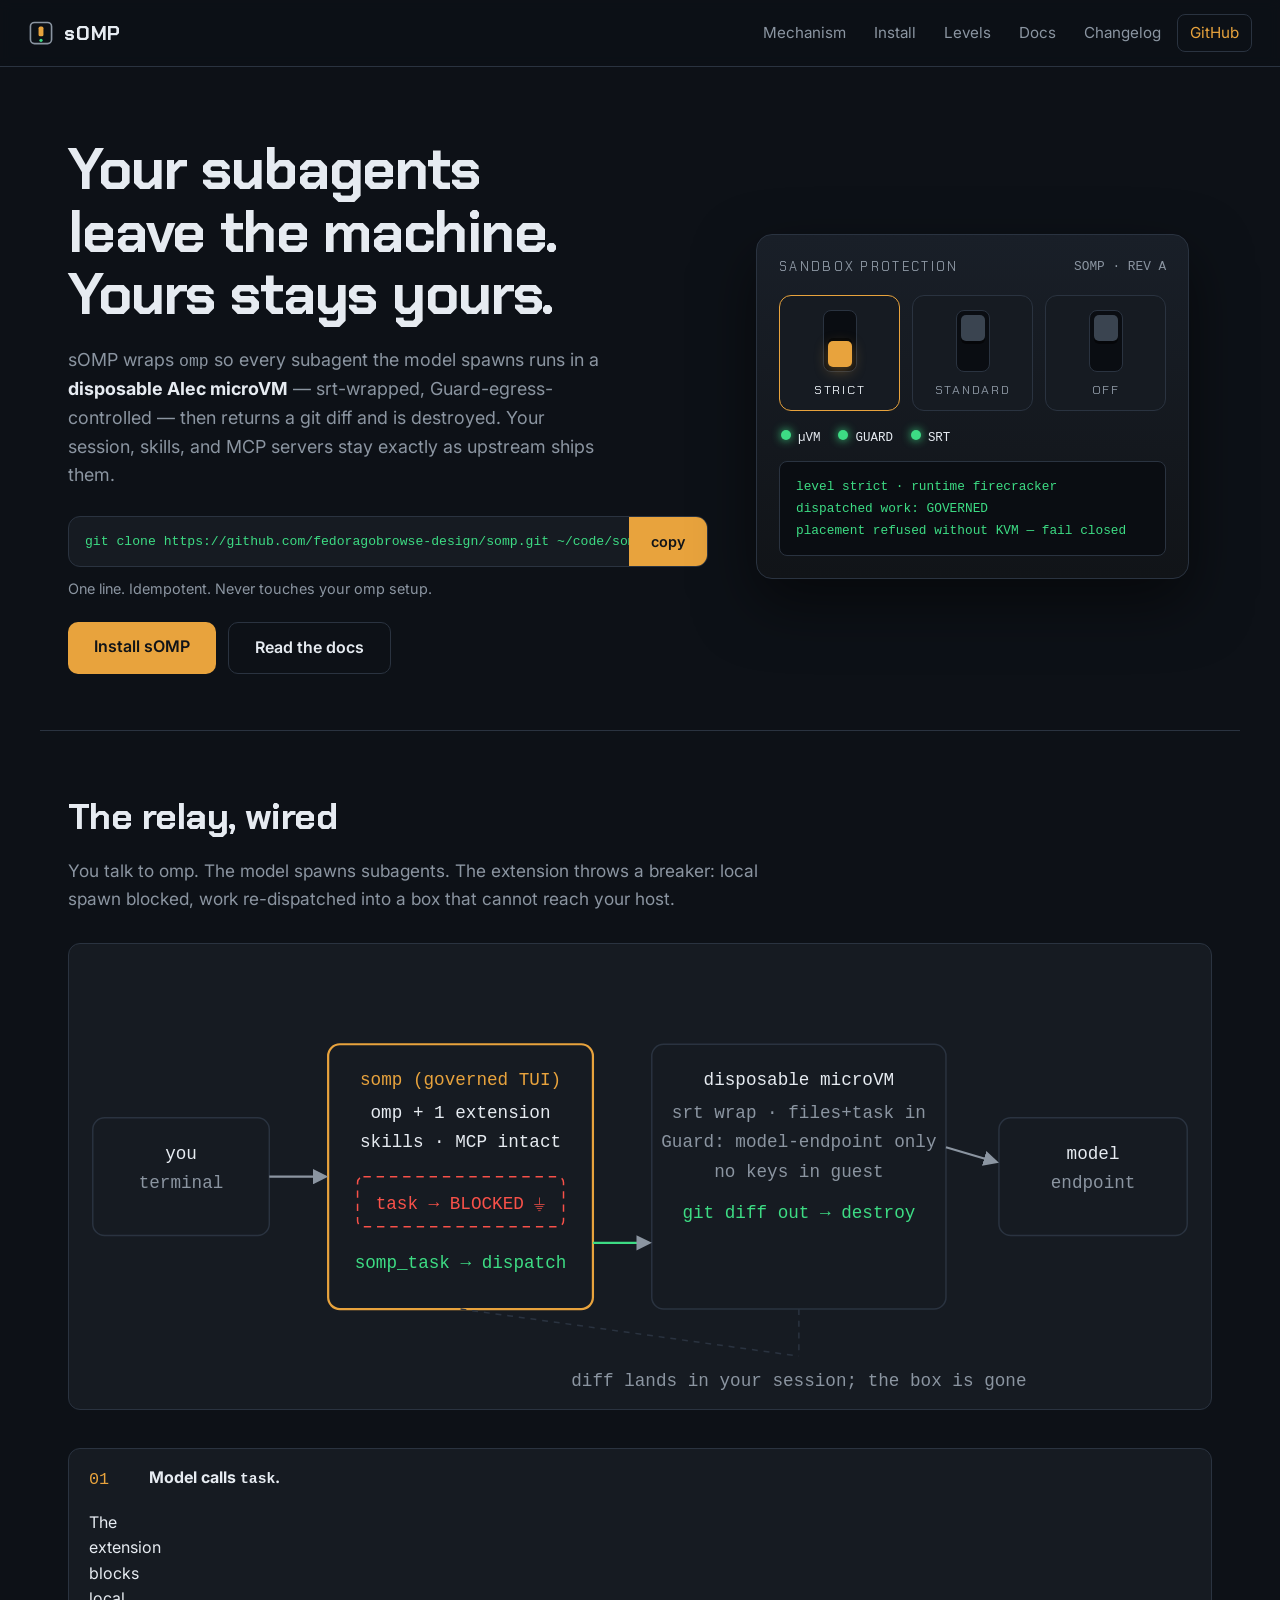
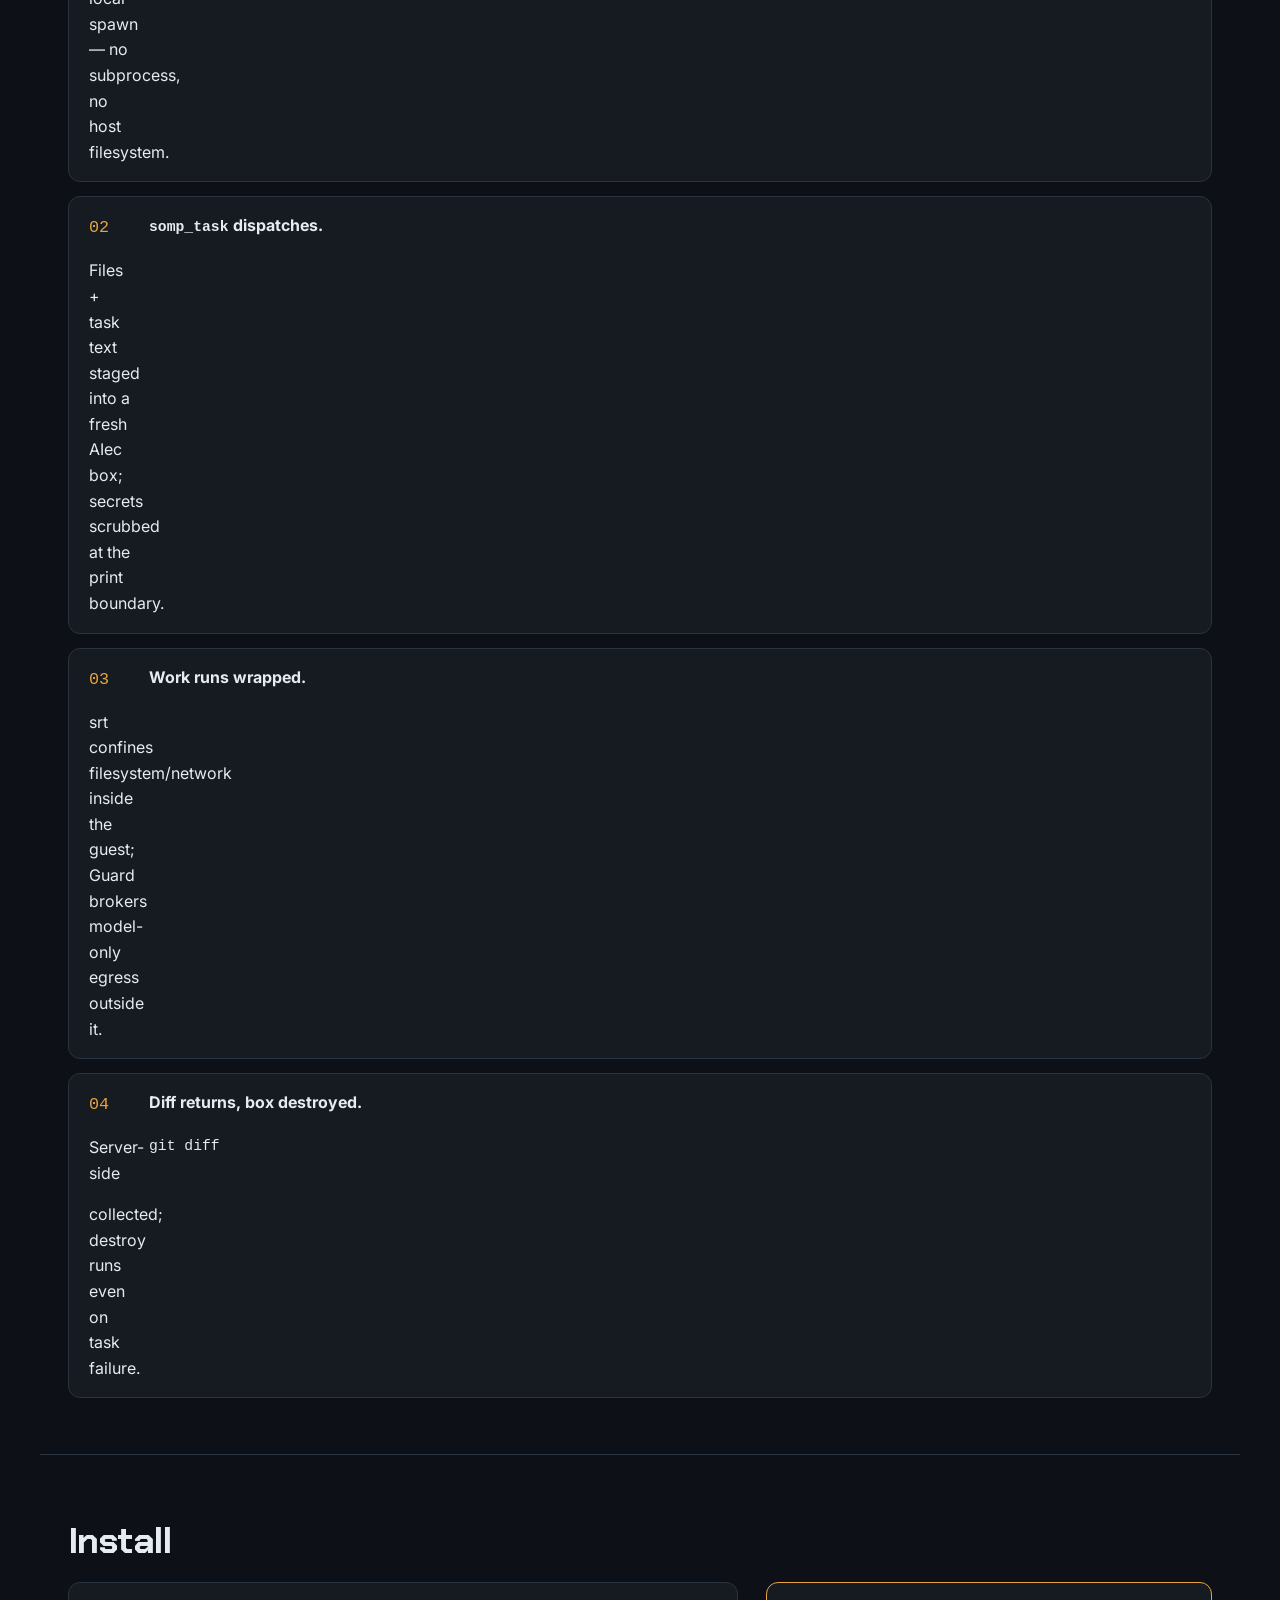
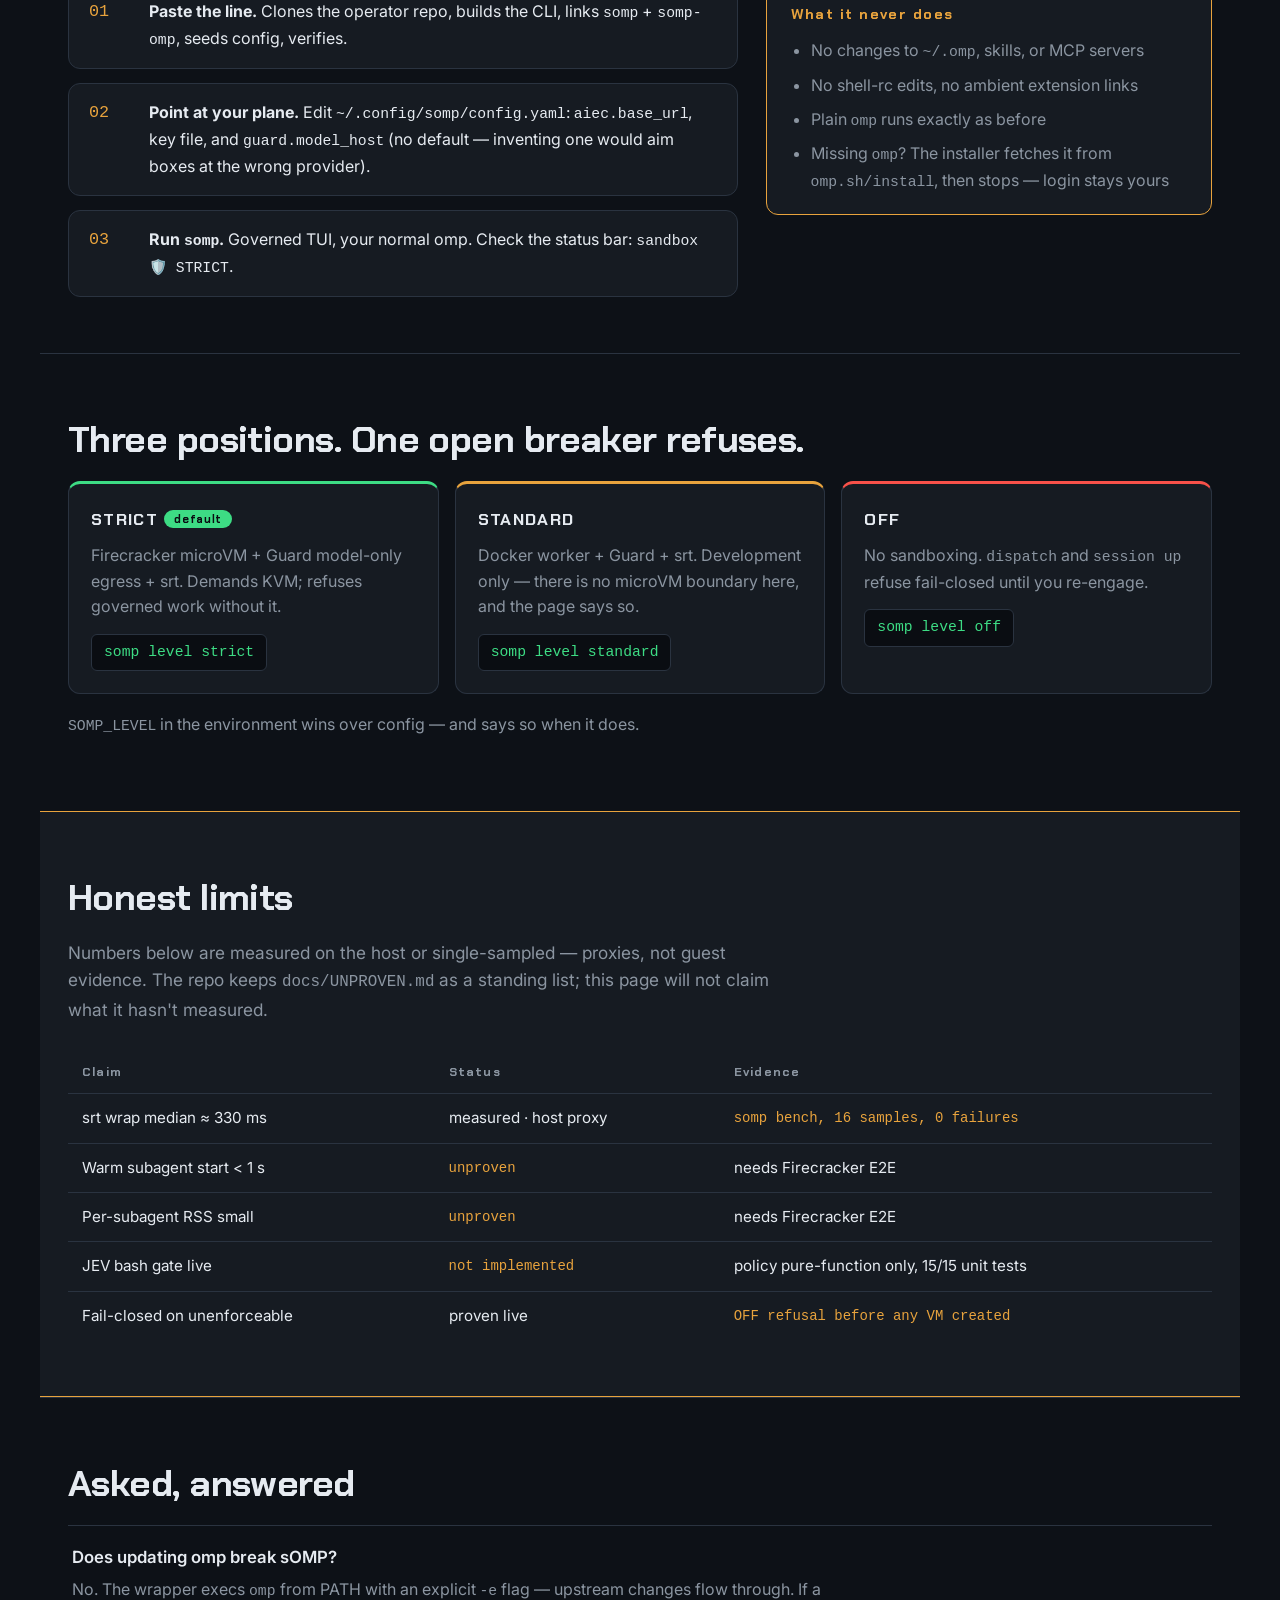
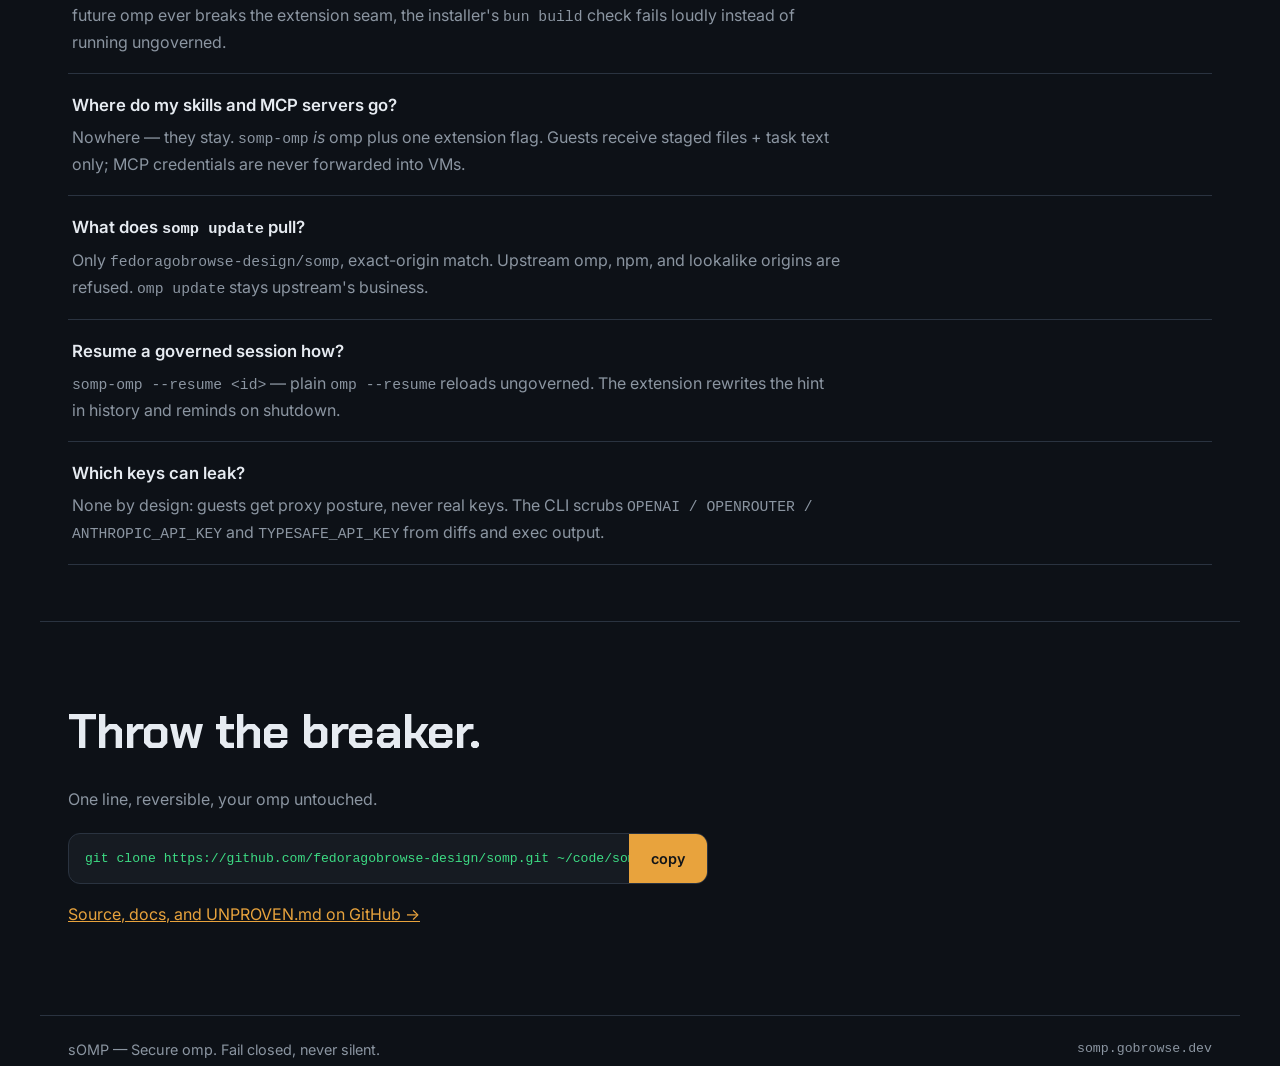
<file: site/public/index.html>
<!doctype html>
<html lang="en">
<head>
<meta charset="utf-8">
<meta name="viewport" content="width=device-width, initial-scale=1">
<title>sOMP — Secure omp. Subagents leave the machine; yours stays yours.</title>
<meta name="description" content="sOMP wraps omp so every subagent runs in a disposable AIec microVM — srt-wrapped, Guard-egress-controlled. Plain omp untouched.">
<link rel="icon" href="data:image/svg+xml,%3Csvg xmlns='http://www.w3.org/2000/svg' viewBox='0 0 32 32'%3E%3Crect x='4' y='4' width='24' height='24' rx='4' fill='%23111418'/%3E%3Crect x='13' y='8' width='6' height='14' rx='2' fill='%23e8a33d'/%3E%3C/svg%3E">
<link rel="preconnect" href="https://fonts.googleapis.com">
<link rel="preconnect" href="https://fonts.gstatic.com" crossorigin>
<link href="https://fonts.googleapis.com/css2?family=Chakra+Petch:wght@500;600;700&family=Inter:wght@400;500;600&display=swap" rel="stylesheet">
<link rel="stylesheet" href="styles.css">
</head>
<body>
<a class="skip" href="#main">Skip to content</a>
<header class="topbar">
  <a class="brand" href="index.html" aria-label="sOMP home">
    <svg width="26" height="26" viewBox="0 0 32 32" aria-hidden="true"><rect x="3" y="3" width="26" height="26" rx="5" fill="none" stroke="#8b95a1" stroke-width="2"/><rect x="13" y="8" width="6" height="12" rx="2" fill="#e8a33d"/><circle cx="16" cy="25" r="2" fill="#3ddc84"/></svg>
    <span>sOMP</span>
  </a>
  <nav aria-label="Primary">
    <a href="#mechanism">Mechanism</a>
    <a href="#install">Install</a>
    <a href="#levels">Levels</a>
    <a href="docs.html">Docs</a>
    <a href="changelog.html">Changelog</a>
    <a class="repo" href="https://github.com/fedoragobrowse-design/somp">GitHub</a>
  </nav>
</header>

<main id="main">
<!-- ══ FIRST VIEWPORT: panel thesis ══ -->
<section class="hero">
  <div class="hero-copy">
    <h1>Your subagents leave the machine. Yours stays yours.</h1>
    <p class="sub">sOMP wraps <span class="mono">omp</span> so every subagent the model spawns runs in a <strong>disposable AIec microVM</strong> — srt-wrapped, Guard-egress-controlled — then returns a git diff and is destroyed. Your session, skills, and MCP servers stay exactly as upstream ships them.</p>
    <div class="cmdbox" role="group" aria-label="Install command">
      <code id="install-cmd">git clone https://github.com/fedoragobrowse-design/somp.git ~/code/somp &amp;&amp; ~/code/somp/install.sh</code>
      <button id="copy-btn" type="button" aria-live="polite">copy</button>
    </div>
    <p class="cmdnote">One line. Idempotent. Never touches your omp setup.</p>
    <div class="hero-actions">
      <a class="btn solid" href="#install">Install sOMP</a>
      <a class="btn ghost" href="docs.html">Read the docs</a>
    </div>
  </div>

  <div class="panel" role="group" aria-label="Protection relay panel (demonstration)">
    <div class="panel-head">
      <span class="panel-title">SANDBOX PROTECTION</span>
      <span class="panel-model mono">SOMP · REV A</span>
    </div>
    <div class="breakers" role="radiogroup" aria-label="Protection level">
      <button class="breaker on" role="radio" aria-checked="true" data-level="strict">
        <span class="slot"><span class="lever"></span></span>
        <span class="blabel">STRICT</span>
      </button>
      <button class="breaker" role="radio" aria-checked="false" data-level="standard">
        <span class="slot"><span class="lever"></span></span>
        <span class="blabel">STANDARD</span>
      </button>
      <button class="breaker" role="radio" aria-checked="false" data-level="off">
        <span class="slot"><span class="lever"></span></span>
        <span class="blabel">OFF</span>
      </button>
    </div>
    <div class="lamps" aria-hidden="true">
      <span class="lamp" data-lamp="vm"><i></i>µVM</span>
      <span class="lamp" data-lamp="guard"><i></i>GUARD</span>
      <span class="lamp" data-lamp="srt"><i></i>SRT</span>
    </div>
    <pre class="readout mono" id="readout" aria-live="polite">level strict · runtime firecracker
dispatched work: GOVERNED
placement refused without KVM — fail closed</pre>
  </div>
</section>

<!-- ══ MECHANISM: wiring diagram ══ -->
<section class="section" id="mechanism">
  <h2>The relay, wired</h2>
  <p class="lede">You talk to omp. The model spawns subagents. The extension throws a breaker: local spawn blocked, work re-dispatched into a box that cannot reach your host.</p>
  <svg class="wiring" viewBox="0 0 760 300" role="img" aria-label="Wiring diagram: operator to somp TUI to blocked task tool to somp_task to AIec microVM with srt and Guard, returning a git diff">
    <defs>
      <marker id="arr" viewBox="0 0 10 10" refX="8" refY="5" markerWidth="7" markerHeight="7" orient="auto-start-reverse"><path d="M0,0 L10,5 L0,10 z" fill="#8b95a1"/></marker>
    </defs>
    <g font-family="ui-monospace,monospace" font-size="12">
      <rect x="8" y="110" width="120" height="80" rx="8" fill="#161b22" stroke="#2a3340"/>
      <text x="68" y="138" text-anchor="middle" fill="#e6ebf1">you</text>
      <text x="68" y="158" text-anchor="middle" fill="#8b95a1">terminal</text>
      <rect x="168" y="60" width="180" height="180" rx="8" fill="#161b22" stroke="#e8a33d" stroke-width="1.5"/>
      <text x="258" y="88" text-anchor="middle" fill="#e8a33d">somp (governed TUI)</text>
      <text x="258" y="110" text-anchor="middle" fill="#e6ebf1">omp + 1 extension</text>
      <text x="258" y="130" text-anchor="middle" fill="#e6ebf1">skills · MCP intact</text>
      <rect x="188" y="150" width="140" height="34" rx="4" fill="none" stroke="#f85149" stroke-dasharray="5 4"/>
      <text x="258" y="172" text-anchor="middle" fill="#f85149">task → BLOCKED ⏚</text>
      <text x="258" y="212" text-anchor="middle" fill="#3ddc84">somp_task → dispatch</text>
      <rect x="388" y="60" width="200" height="180" rx="8" fill="#161b22" stroke="#2a3340"/>
      <text x="488" y="88" text-anchor="middle" fill="#e6ebf1">disposable microVM</text>
      <text x="488" y="110" text-anchor="middle" fill="#8b95a1">srt wrap · files+task in</text>
      <text x="488" y="130" text-anchor="middle" fill="#8b95a1">Guard: model-endpoint only</text>
      <text x="488" y="150" text-anchor="middle" fill="#8b95a1">no keys in guest</text>
      <text x="488" y="178" text-anchor="middle" fill="#3ddc84">git diff out → destroy</text>
      <rect x="624" y="110" width="128" height="80" rx="8" fill="#161b22" stroke="#2a3340"/>
      <text x="688" y="138" text-anchor="middle" fill="#e6ebf1">model</text>
      <text x="688" y="158" text-anchor="middle" fill="#8b95a1">endpoint</text>
      <line x1="128" y1="150" x2="166" y2="150" stroke="#8b95a1" stroke-width="1.5" marker-end="url(#arr)"/>
      <line x1="348" y1="195" x2="386" y2="195" stroke="#3ddc84" stroke-width="1.5" marker-end="url(#arr)"/>
      <line x1="588" y1="130" x2="622" y2="140" stroke="#8b95a1" stroke-width="1.5" marker-end="url(#arr)"/>
      <line x1="488" y1="240" x2="488" y2="272" stroke="#2a3340" stroke-dasharray="4 4"/>
      <line x1="258" y1="240" x2="488" y2="272" stroke="#2a3340" stroke-dasharray="4 4"/>
      <text x="488" y="292" text-anchor="middle" fill="#8b95a1">diff lands in your session; the box is gone</text>
    </g>
  </svg>
  <ol class="steps">
    <li><strong>Model calls <span class="mono">task</span>.</strong> The extension blocks local spawn — no subprocess, no host filesystem.</li>
    <li><strong><span class="mono">somp_task</span> dispatches.</strong> Files + task text staged into a fresh AIec box; secrets scrubbed at the print boundary.</li>
    <li><strong>Work runs wrapped.</strong> srt confines filesystem/network inside the guest; Guard brokers model-only egress outside it.</li>
    <li><strong>Diff returns, box destroyed.</strong> Server-side <span class="mono">git diff</span> collected; destroy runs even on task failure.</li>
  </ol>
</section>

<!-- ══ INSTALL ══ -->
<section class="section" id="install">
  <h2>Install</h2>
  <div class="install-grid">
    <ol class="procedure">
      <li><p><strong>Paste the line.</strong> Clones the operator repo, builds the CLI, links <span class="mono">somp</span> + <span class="mono">somp-omp</span>, seeds config, verifies.</p></li>
      <li><p><strong>Point at your plane.</strong> Edit <span class="mono">~/.config/somp/config.yaml</span>: <span class="mono">aiec.base_url</span>, key file, and <span class="mono">guard.model_host</span> (no default — inventing one would aim boxes at the wrong provider).</p></li>
      <li><p><strong>Run <span class="mono">somp</span>.</strong> Governed TUI, your normal omp. Check the status bar: <span class="mono">sandbox 🛡️ STRICT</span>.</p></li>
    </ol>
    <aside class="assure">
      <h3>What it never does</h3>
      <ul>
        <li>No changes to <span class="mono">~/.omp</span>, skills, or MCP servers</li>
        <li>No shell-rc edits, no ambient extension links</li>
        <li>Plain <span class="mono">omp</span> runs exactly as before</li>
        <li>Missing <span class="mono">omp</span>? The installer fetches it from <span class="mono">omp.sh/install</span>, then stops — login stays yours</li>
      </ul>
    </aside>
  </div>
</section>

<!-- ══ LEVELS ══ -->
<section class="section" id="levels">
  <h2>Three positions. One open breaker refuses.</h2>
  <div class="levels">
    <article class="level strict">
      <h3>STRICT <span class="tag">default</span></h3>
      <p>Firecracker microVM + Guard model-only egress + srt. Demands KVM; refuses governed work without it.</p>
      <code class="mono">somp level strict</code>
    </article>
    <article class="level standard">
      <h3>STANDARD</h3>
      <p>Docker worker + Guard + srt. Development only — there is no microVM boundary here, and the page says so.</p>
      <code class="mono">somp level standard</code>
    </article>
    <article class="level off">
      <h3>OFF</h3>
      <p>No sandboxing. <span class="mono">dispatch</span> and <span class="mono">session up</span> refuse fail-closed until you re-engage.</p>
      <code class="mono">somp level off</code>
    </article>
  </div>
  <p class="envnote"><span class="mono">SOMP_LEVEL</span> in the environment wins over config — and says so when it does.</p>
</section>

<!-- ══ HONESTY ══ -->
<section class="section honesty">
  <h2>Honest limits</h2>
  <p class="lede">Numbers below are measured on the host or single-sampled — proxies, not guest evidence. The repo keeps <span class="mono">docs/UNPROVEN.md</span> as a standing list; this page will not claim what it hasn't measured.</p>
  <table class="facts">
    <thead><tr><th>Claim</th><th>Status</th><th>Evidence</th></tr></thead>
    <tbody>
      <tr><td>srt wrap median ≈ 330&nbsp;ms</td><td>measured · host proxy</td><td class="mono">somp bench, 16 samples, 0 failures</td></tr>
      <tr><td>Warm subagent start &lt; 1&nbsp;s</td><td class="mono">unproven</td><td>needs Firecracker E2E</td></tr>
      <tr><td>Per-subagent RSS small</td><td class="mono">unproven</td><td>needs Firecracker E2E</td></tr>
      <tr><td>JEV bash gate live</td><td class="mono">not implemented</td><td>policy pure-function only, 15/15 unit tests</td></tr>
      <tr><td>Fail-closed on unenforceable</td><td>proven live</td><td class="mono">OFF refusal before any VM created</td></tr>
    </tbody>
  </table>
</section>

<!-- ══ FAQ ══ -->
<section class="section" id="faq">
  <h2>Asked, answered</h2>
  <dl class="faq">
    <div><dt>Does updating omp break sOMP?</dt><dd>No. The wrapper execs <span class="mono">omp</span> from PATH with an explicit <span class="mono">-e</span> flag — upstream changes flow through. If a future omp ever breaks the extension seam, the installer's <span class="mono">bun build</span> check fails loudly instead of running ungoverned.</dd></div>
    <div><dt>Where do my skills and MCP servers go?</dt><dd>Nowhere — they stay. <span class="mono">somp-omp</span> <em>is</em> omp plus one extension flag. Guests receive staged files + task text only; MCP credentials are never forwarded into VMs.</dd></div>
    <div><dt>What does <span class="mono">somp update</span> pull?</dt><dd>Only <span class="mono">fedoragobrowse-design/somp</span>, exact-origin match. Upstream omp, npm, and lookalike origins are refused. <span class="mono">omp update</span> stays upstream's business.</dd></div>
    <div><dt>Resume a governed session how?</dt><dd><span class="mono">somp-omp --resume &lt;id&gt;</span> — plain <span class="mono">omp --resume</span> reloads ungoverned. The extension rewrites the hint in history and reminds on shutdown.</dd></div>
    <div><dt>Which keys can leak?</dt><dd>None by design: guests get proxy posture, never real keys. The CLI scrubs <span class="mono">OPENAI / OPENROUTER / ANTHROPIC_API_KEY</span> and <span class="mono">TYPESAFE_API_KEY</span> from diffs and exec output.</dd></div>
  </dl>
</section>

<section class="close">
  <h2>Throw the breaker.</h2>
  <p>One line, reversible, your omp untouched.</p>
  <div class="cmdbox" role="group" aria-label="Install command">
    <code>git clone https://github.com/fedoragobrowse-design/somp.git ~/code/somp &amp;&amp; ~/code/somp/install.sh</code>
    <button type="button" data-copy>copy</button>
  </div>
  <p class="repo-link"><a href="https://github.com/fedoragobrowse-design/somp">Source, docs, and UNPROVEN.md on GitHub →</a></p>
</section>
</main>

<footer>
  <span>sOMP — Secure omp. Fail closed, never silent.</span>
  <span class="mono">somp.gobrowse.dev</span>
</footer>
<script src="panel.js" defer></script>
</body>
</html>
</file>
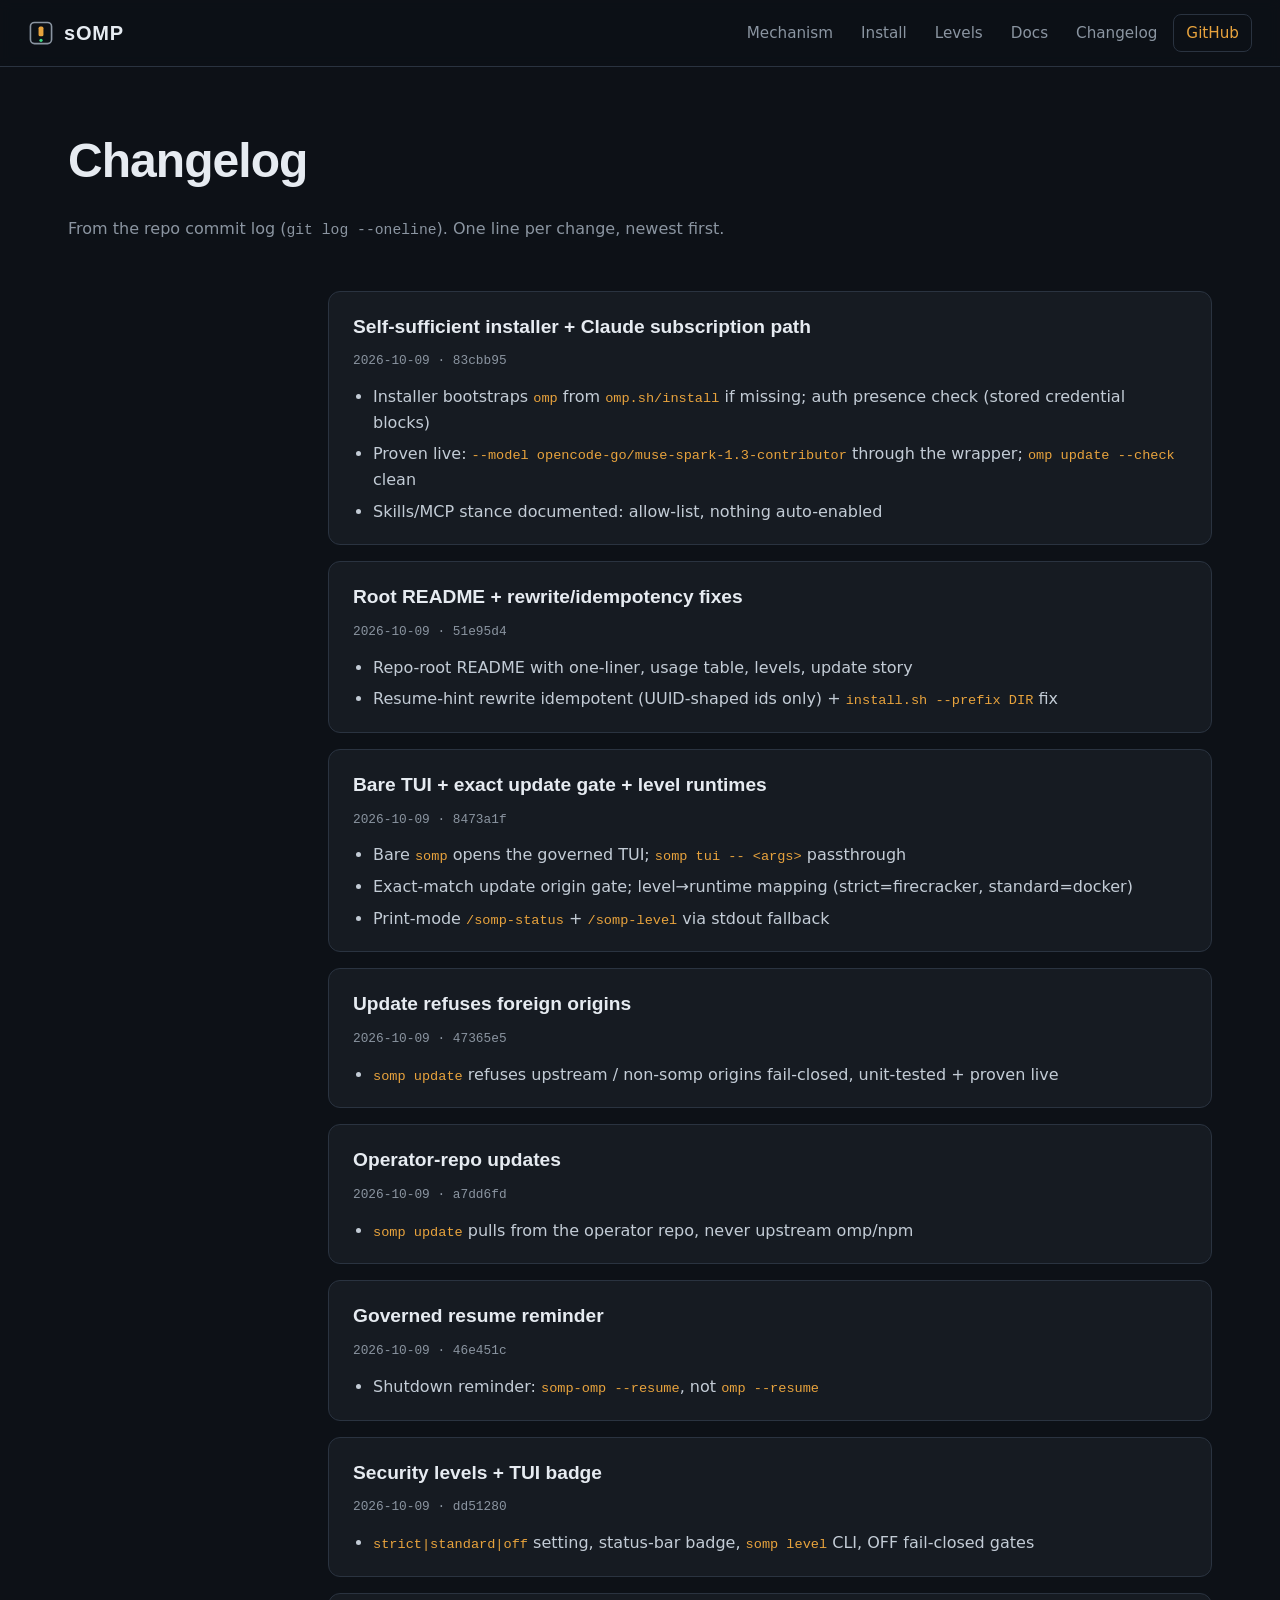
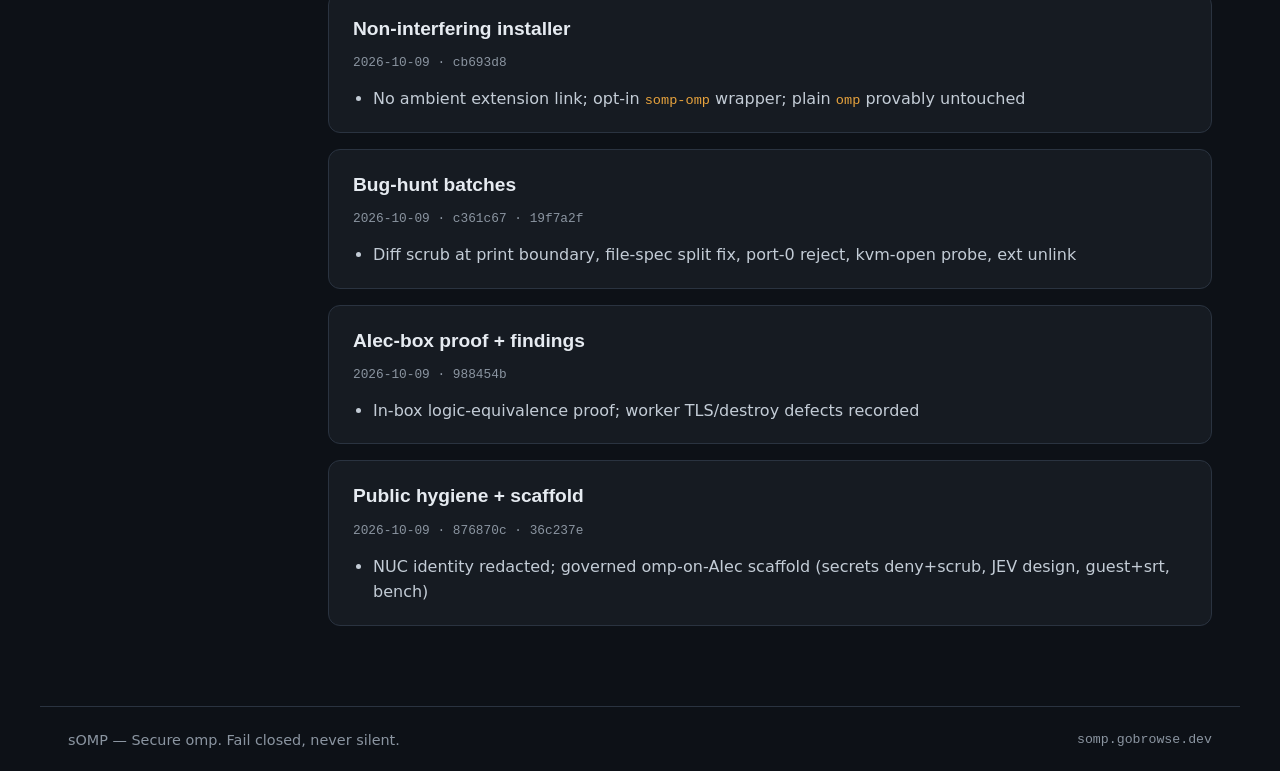
<file: site/public/changelog.html>
<!doctype html>
<html lang="en">
<head>
<meta charset="utf-8">
<meta name="viewport" content="width=device-width, initial-scale=1">
<title>Changelog — sOMP</title>
<meta name="description" content="sOMP release history, from the repo commit log.">
<link rel="stylesheet" href="styles.css">
</head>
<body>
<a class="skip" href="#main">Skip to content</a>
<header class="topbar">
  <a class="brand" href="index.html" aria-label="sOMP home">
    <svg width="26" height="26" viewBox="0 0 32 32" aria-hidden="true"><rect x="3" y="3" width="26" height="26" rx="5" fill="none" stroke="#8b95a1" stroke-width="2"/><rect x="13" y="8" width="6" height="12" rx="2" fill="#e8a33d"/><circle cx="16" cy="25" r="2" fill="#3ddc84"/></svg>
    <span>sOMP</span>
  </a>
  <nav aria-label="Primary">
    <a href="index.html#mechanism">Mechanism</a>
    <a href="index.html#install">Install</a>
    <a href="index.html#levels">Levels</a>
    <a href="docs.html">Docs</a>
    <a href="changelog.html">Changelog</a>
    <a class="repo" href="https://github.com/fedoragobrowse-design/somp">GitHub</a>
  </nav>
</header>
<main id="main">
<div class="page-head">
  <h1>Changelog</h1>
  <p>From the repo commit log (<code class="mono">git log --oneline</code>). One line per change, newest first.</p>
</div>
<div class="doc-grid">
  <div></div>
  <div class="doc-body">
    <article class="release"><h2>Self-sufficient installer + Claude subscription path</h2><time>2026-10-09 · 83cbb95</time>
      <ul><li>Installer bootstraps <code class="mono">omp</code> from <code class="mono">omp.sh/install</code> if missing; auth presence check (stored credential blocks)</li>
      <li>Proven live: <code class="mono">--model opencode-go/muse-spark-1.3-contributor</code> through the wrapper; <code class="mono">omp update --check</code> clean</li>
      <li>Skills/MCP stance documented: allow-list, nothing auto-enabled</li></ul></article>
    <article class="release"><h2>Root README + rewrite/idempotency fixes</h2><time>2026-10-09 · 51e95d4</time>
      <ul><li>Repo-root README with one-liner, usage table, levels, update story</li>
      <li>Resume-hint rewrite idempotent (UUID-shaped ids only) + <code class="mono">install.sh --prefix DIR</code> fix</li></ul></article>
    <article class="release"><h2>Bare TUI + exact update gate + level runtimes</h2><time>2026-10-09 · 8473a1f</time>
      <ul><li>Bare <code class="mono">somp</code> opens the governed TUI; <code class="mono">somp tui -- &lt;args&gt;</code> passthrough</li>
      <li>Exact-match update origin gate; level→runtime mapping (strict=firecracker, standard=docker)</li>
      <li>Print-mode <code class="mono">/somp-status</code> + <code class="mono">/somp-level</code> via stdout fallback</li></ul></article>
    <article class="release"><h2>Update refuses foreign origins</h2><time>2026-10-09 · 47365e5</time>
      <ul><li><code class="mono">somp update</code> refuses upstream / non-somp origins fail-closed, unit-tested + proven live</li></ul></article>
    <article class="release"><h2>Operator-repo updates</h2><time>2026-10-09 · a7dd6fd</time>
      <ul><li><code class="mono">somp update</code> pulls from the operator repo, never upstream omp/npm</li></ul></article>
    <article class="release"><h2>Governed resume reminder</h2><time>2026-10-09 · 46e451c</time>
      <ul><li>Shutdown reminder: <code class="mono">somp-omp --resume</code>, not <code class="mono">omp --resume</code></li></ul></article>
    <article class="release"><h2>Security levels + TUI badge</h2><time>2026-10-09 · dd51280</time>
      <ul><li><code class="mono">strict|standard|off</code> setting, status-bar badge, <code class="mono">somp level</code> CLI, OFF fail-closed gates</li></ul></article>
    <article class="release"><h2>Non-interfering installer</h2><time>2026-10-09 · cb693d8</time>
      <ul><li>No ambient extension link; opt-in <code class="mono">somp-omp</code> wrapper; plain <code class="mono">omp</code> provably untouched</li></ul></article>
    <article class="release"><h2>Bug-hunt batches</h2><time>2026-10-09 · c361c67 · 19f7a2f</time>
      <ul><li>Diff scrub at print boundary, file-spec split fix, port-0 reject, kvm-open probe, ext unlink</li></ul></article>
    <article class="release"><h2>AIec-box proof + findings</h2><time>2026-10-09 · 988454b</time>
      <ul><li>In-box logic-equivalence proof; worker TLS/destroy defects recorded</li></ul></article>
    <article class="release"><h2>Public hygiene + scaffold</h2><time>2026-10-09 · 876870c · 36c237e</time>
      <ul><li>NUC identity redacted; governed omp-on-AIec scaffold (secrets deny+scrub, JEV design, guest+srt, bench)</li></ul></article>
  </div>
</div>
</main>
<footer>
  <span>sOMP — Secure omp. Fail closed, never silent.</span>
  <span class="mono">somp.gobrowse.dev</span>
</footer>
</body>
</html>
</file>
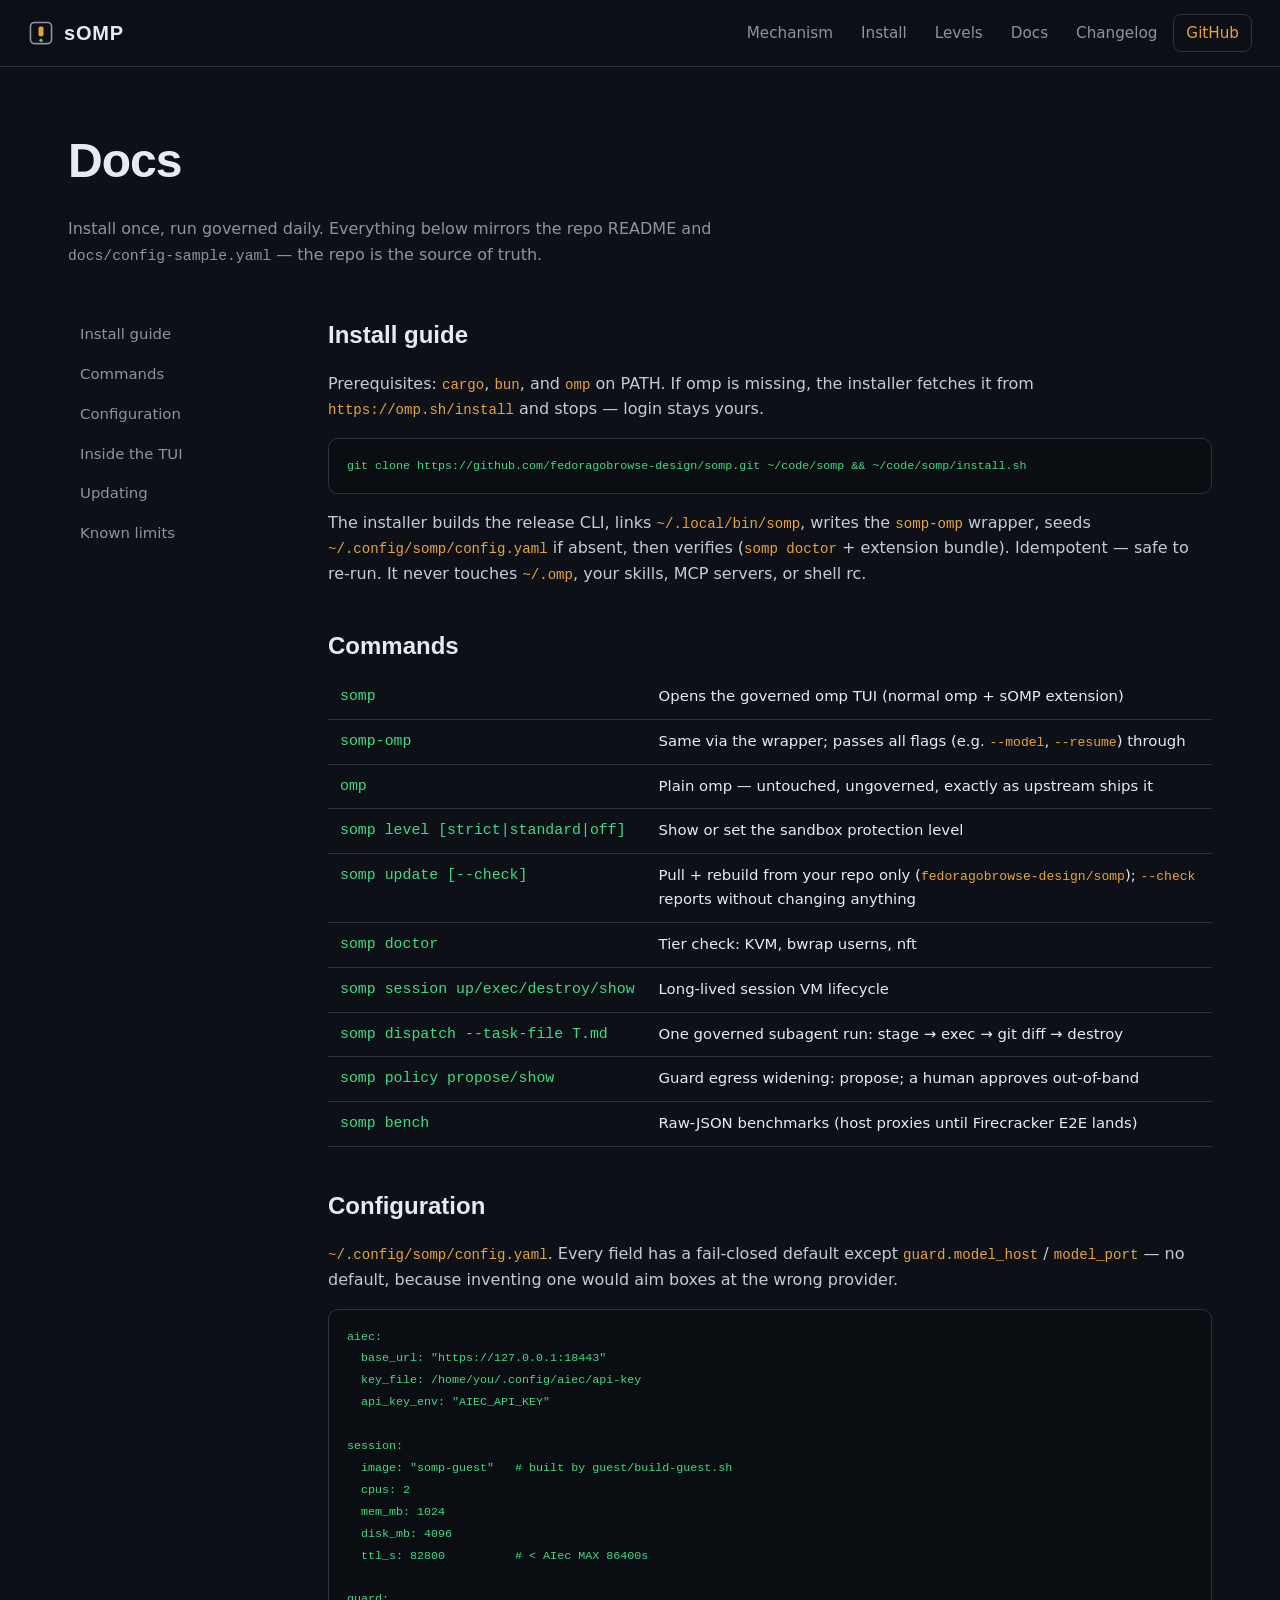
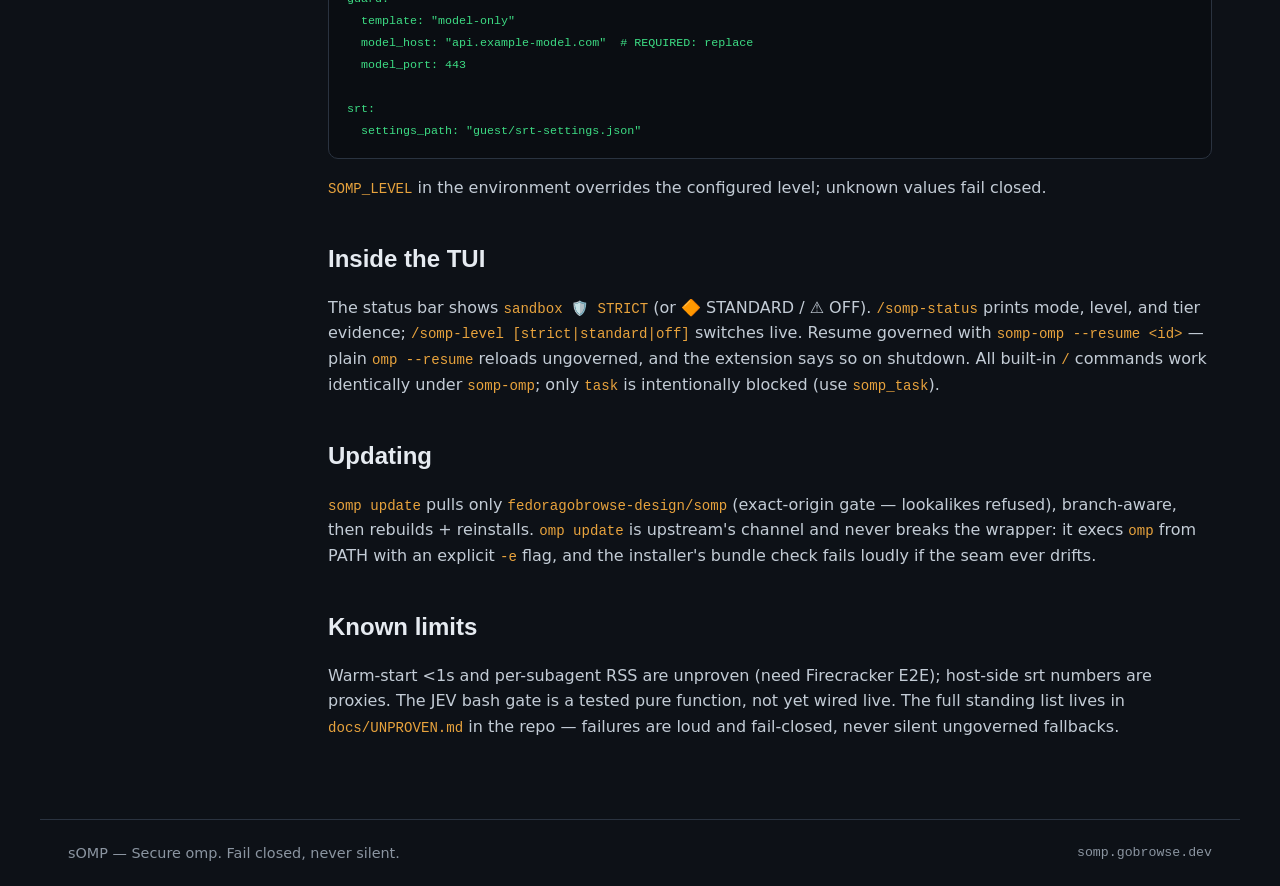
<file: site/public/docs.html>
<!doctype html>
<html lang="en">
<head>
<meta charset="utf-8">
<meta name="viewport" content="width=device-width, initial-scale=1">
<title>Docs — sOMP</title>
<meta name="description" content="sOMP install guide, command reference, and configuration.">
<link rel="stylesheet" href="styles.css">
</head>
<body>
<a class="skip" href="#main">Skip to content</a>
<header class="topbar">
  <a class="brand" href="index.html" aria-label="sOMP home">
    <svg width="26" height="26" viewBox="0 0 32 32" aria-hidden="true"><rect x="3" y="3" width="26" height="26" rx="5" fill="none" stroke="#8b95a1" stroke-width="2"/><rect x="13" y="8" width="6" height="12" rx="2" fill="#e8a33d"/><circle cx="16" cy="25" r="2" fill="#3ddc84"/></svg>
    <span>sOMP</span>
  </a>
  <nav aria-label="Primary">
    <a href="index.html#mechanism">Mechanism</a>
    <a href="index.html#install">Install</a>
    <a href="index.html#levels">Levels</a>
    <a href="docs.html">Docs</a>
    <a href="changelog.html">Changelog</a>
    <a class="repo" href="https://github.com/fedoragobrowse-design/somp">GitHub</a>
  </nav>
</header>
<main id="main">
<div class="page-head">
  <h1>Docs</h1>
  <p>Install once, run governed daily. Everything below mirrors the repo README and <code class="mono">docs/config-sample.yaml</code> — the repo is the source of truth.</p>
</div>
<div class="doc-grid">
  <nav class="doc-nav" aria-label="On this page">
    <a href="#install-guide">Install guide</a>
    <a href="#commands">Commands</a>
    <a href="#config">Configuration</a>
    <a href="#tui">Inside the TUI</a>
    <a href="#update">Updating</a>
    <a href="#limits">Known limits</a>
  </nav>
  <div class="doc-body">
    <h2 id="install-guide">Install guide</h2>
    <p>Prerequisites: <code class="mono">cargo</code>, <code class="mono">bun</code>, and <code class="mono">omp</code> on PATH. If omp is missing, the installer fetches it from <code class="mono">https://omp.sh/install</code> and stops — login stays yours.</p>
    <pre><code>git clone https://github.com/fedoragobrowse-design/somp.git ~/code/somp &amp;&amp; ~/code/somp/install.sh</code></pre>
    <p>The installer builds the release CLI, links <code class="mono">~/.local/bin/somp</code>, writes the <code class="mono">somp-omp</code> wrapper, seeds <code class="mono">~/.config/somp/config.yaml</code> if absent, then verifies (<code class="mono">somp doctor</code> + extension bundle). Idempotent — safe to re-run. It never touches <code class="mono">~/.omp</code>, your skills, MCP servers, or shell rc.</p>

    <h2 id="commands">Commands</h2>
    <table class="cmds">
      <tr><td>somp</td><td>Opens the governed omp TUI (normal omp + sOMP extension)</td></tr>
      <tr><td>somp-omp</td><td>Same via the wrapper; passes all flags (e.g. <code class="mono">--model</code>, <code class="mono">--resume</code>) through</td></tr>
      <tr><td>omp</td><td>Plain omp — untouched, ungoverned, exactly as upstream ships it</td></tr>
      <tr><td>somp level [strict|standard|off]</td><td>Show or set the sandbox protection level</td></tr>
      <tr><td>somp update [--check]</td><td>Pull + rebuild from your repo only (<code class="mono">fedoragobrowse-design/somp</code>); <code class="mono">--check</code> reports without changing anything</td></tr>
      <tr><td>somp doctor</td><td>Tier check: KVM, bwrap userns, nft</td></tr>
      <tr><td>somp session up/exec/destroy/show</td><td>Long-lived session VM lifecycle</td></tr>
      <tr><td>somp dispatch --task-file T.md</td><td>One governed subagent run: stage → exec → git diff → destroy</td></tr>
      <tr><td>somp policy propose/show</td><td>Guard egress widening: propose; a human approves out-of-band</td></tr>
      <tr><td>somp bench</td><td>Raw-JSON benchmarks (host proxies until Firecracker E2E lands)</td></tr>
    </table>

    <h2 id="config">Configuration</h2>
    <p><code class="mono">~/.config/somp/config.yaml</code>. Every field has a fail-closed default except <code class="mono">guard.model_host</code> / <code class="mono">model_port</code> — no default, because inventing one would aim boxes at the wrong provider.</p>
    <pre><code>aiec:
  base_url: "https://127.0.0.1:18443"
  key_file: /home/you/.config/aiec/api-key
  api_key_env: "AIEC_API_KEY"

session:
  image: "somp-guest"   # built by guest/build-guest.sh
  cpus: 2
  mem_mb: 1024
  disk_mb: 4096
  ttl_s: 82800          # &lt; AIec MAX 86400s

guard:
  template: "model-only"
  model_host: "api.example-model.com"  # REQUIRED: replace
  model_port: 443

srt:
  settings_path: "guest/srt-settings.json"</code></pre>
    <p><code class="mono">SOMP_LEVEL</code> in the environment overrides the configured level; unknown values fail closed.</p>

    <h2 id="tui">Inside the TUI</h2>
    <p>The status bar shows <code class="mono">sandbox 🛡️ STRICT</code> (or 🔶 STANDARD / ⚠️ OFF). <code class="mono">/somp-status</code> prints mode, level, and tier evidence; <code class="mono">/somp-level [strict|standard|off]</code> switches live. Resume governed with <code class="mono">somp-omp --resume &lt;id&gt;</code> — plain <code class="mono">omp --resume</code> reloads ungoverned, and the extension says so on shutdown. All built-in <code class="mono">/</code> commands work identically under <code class="mono">somp-omp</code>; only <code class="mono">task</code> is intentionally blocked (use <code class="mono">somp_task</code>).</p>

    <h2 id="update">Updating</h2>
    <p><code class="mono">somp update</code> pulls only <code class="mono">fedoragobrowse-design/somp</code> (exact-origin gate — lookalikes refused), branch-aware, then rebuilds + reinstalls. <code class="mono">omp update</code> is upstream's channel and never breaks the wrapper: it execs <code class="mono">omp</code> from PATH with an explicit <code class="mono">-e</code> flag, and the installer's bundle check fails loudly if the seam ever drifts.</p>

    <h2 id="limits">Known limits</h2>
    <p>Warm-start &lt;1s and per-subagent RSS are unproven (need Firecracker E2E); host-side srt numbers are proxies. The JEV bash gate is a tested pure function, not yet wired live. The full standing list lives in <code class="mono">docs/UNPROVEN.md</code> in the repo — failures are loud and fail-closed, never silent ungoverned fallbacks.</p>
  </div>
</div>
</main>
<footer>
  <span>sOMP — Secure omp. Fail closed, never silent.</span>
  <span class="mono">somp.gobrowse.dev</span>
</footer>
</body>
</html>
</file>
<file: site/public/styles.css>
:root {
  --ground: #0d1117;
  --steel: #111418;
  --panel: #161b22;
  --line: #2a3340;
  --ink: #e6ebf1;
  --dim: #8b95a1;
  --amber: #e8a33d;
  --green: #3ddc84;
  --red: #f85149;
  --mono: ui-monospace, "SF Mono", SFMono-Regular, Menlo, Consolas, monospace;
  --disp: "Chakra Petch", "Arial Narrow", sans-serif;
  --body: Inter, system-ui, -apple-system, sans-serif;
}
* { box-sizing: border-box; }
html { scroll-behavior: smooth; }
body {
  margin: 0; background: var(--ground); color: var(--ink);
  font-family: var(--body); line-height: 1.6; font-size: 16px;
}
::selection { background: var(--amber); color: #111418; }
:focus-visible { outline: 2px solid var(--amber); outline-offset: 3px; }
.mono, code.mono, .mono code { font-family: var(--mono); font-size: 0.92em; }
.skip {
  position: absolute; left: -999px; top: 0; background: var(--amber);
  color: #111418; padding: 8px 16px; z-index: 99; font-weight: 600;
}
.skip:focus { left: 8px; top: 8px; }

/* ── top bar ── */
.topbar {
  display: flex; justify-content: space-between; align-items: center;
  padding: 14px 28px; border-bottom: 1px solid var(--line);
  position: sticky; top: 0; background: rgba(13,17,23,.92);
  backdrop-filter: blur(6px); z-index: 10;
}
.brand { display: flex; gap: 10px; align-items: center; text-decoration: none; color: var(--ink); font-family: var(--disp); font-weight: 700; font-size: 1.25rem; letter-spacing: .04em; }
.topbar nav { display: flex; gap: 4px; align-items: center; flex-wrap: wrap; }
.topbar nav a { color: var(--dim); text-decoration: none; padding: 6px 12px; border-radius: 8px; font-size: .95rem; }
.topbar nav a:hover { color: var(--ink); background: var(--panel); }
.topbar nav a.repo { color: var(--amber); border: 1px solid var(--line); }

/* ── hero ── */
.hero {
  display: grid; grid-template-columns: 1.05fr .95fr; gap: 48px;
  max-width: 1200px; margin: 0 auto; padding: 72px 28px 56px;
  align-items: center;
}
.hero h1 {
  font-family: var(--disp); font-weight: 700; letter-spacing: -0.02em;
  font-size: clamp(2.2rem, 4.6vw, 3.6rem); line-height: 1.08;
  margin: 0 0 20px; text-wrap: balance;
}
.sub { color: var(--dim); font-size: 1.12rem; max-width: 34rem; }
.sub strong { color: var(--ink); }
.cmdbox {
  display: flex; gap: 0; margin-top: 26px; border: 1px solid var(--line);
  border-radius: 12px; overflow: hidden; background: var(--panel);
  max-width: 40rem;
}
.cmdbox code {
  flex: 1; padding: 14px 16px; font-family: var(--mono); font-size: .82rem;
  color: var(--green); overflow-x: auto; white-space: nowrap;
}
.cmdbox button {
  background: var(--amber); color: #111418; border: 0; padding: 0 22px;
  font: 600 .9rem var(--body); cursor: pointer;
}
.cmdbox button:hover { filter: brightness(1.1); }
.cmdnote { color: var(--dim); font-size: .9rem; margin: 10px 0 0; }
.hero-actions { display: flex; gap: 12px; margin-top: 22px; }
.btn { text-decoration: none; padding: 12px 26px; border-radius: 10px; font-weight: 600; }
.btn.solid { background: var(--amber); color: #111418; }
.btn.solid:hover { filter: brightness(1.1); }
.btn.ghost { border: 1px solid var(--line); color: var(--ink); }
.btn.ghost:hover { border-color: var(--amber); }

/* ── relay panel ── */
.panel {
  background: linear-gradient(180deg, #191f28, var(--steel));
  border: 1px solid var(--line); border-radius: 16px; padding: 22px;
  box-shadow: 0 24px 60px rgba(0,0,0,.5);
}
.panel-head { display: flex; justify-content: space-between; margin-bottom: 18px; }
.panel-title { font-family: var(--disp); letter-spacing: .18em; font-size: .8rem; color: var(--dim); }
.panel-model { font-size: .8rem; color: var(--dim); }
.breakers { display: grid; grid-template-columns: repeat(3, 1fr); gap: 12px; }
.breaker {
  background: var(--panel); border: 1px solid var(--line); border-radius: 12px;
  padding: 14px 8px 12px; cursor: pointer; display: flex; flex-direction: column;
  align-items: center; gap: 10px; color: var(--dim);
}
.breaker .slot {
  width: 34px; height: 62px; border-radius: 8px; background: #0a0d12;
  border: 1px solid var(--line); position: relative;
}
.breaker .lever {
  position: absolute; left: 4px; right: 4px; top: 4px; height: 26px;
  border-radius: 5px; background: #3a4450;
  box-shadow: 0 3px 0 rgba(0,0,0,.5); transition: top .18s ease-out, background .18s;
}
.breaker .blabel { font-family: var(--disp); font-size: .78rem; letter-spacing: .14em; }
.breaker.on { color: var(--ink); border-color: var(--amber); }
.breaker.on .lever { top: 30px; background: var(--amber); box-shadow: 0 -3px 0 rgba(0,0,0,.5), 0 4px 14px rgba(232,163,61,.35); }
.breaker[data-level="off"].on { border-color: var(--red); }
.breaker[data-level="off"].on .lever { background: var(--red); box-shadow: 0 -3px 0 rgba(0,0,0,.5), 0 4px 14px rgba(248,81,73,.35); }
.lamps { display: flex; gap: 18px; margin: 18px 2px 12px; font-family: var(--mono); font-size: .78rem; color: var(--dim); }
.lamp i {
  display: inline-block; width: 10px; height: 10px; border-radius: 50%;
  background: #3a4450; margin-right: 7px; vertical-align: 1px;
  transition: background .2s, box-shadow .2s;
}
.lamp.lit { color: var(--ink); }
.lamp.lit i { background: var(--amber); box-shadow: 0 0 10px var(--amber); }
.lamp.lit.green i { background: var(--green); box-shadow: 0 0 10px var(--green); }
.lamp.lit.red i { background: var(--red); box-shadow: 0 0 10px var(--red); }
.readout {
  margin: 0; background: #0a0d12; border: 1px solid var(--line);
  border-radius: 8px; padding: 14px 16px; font-size: .8rem; line-height: 1.7;
  color: var(--green); min-height: 5.4em; white-space: pre-wrap;
}

/* ── sections ── */
.section { max-width: 1200px; margin: 0 auto; padding: 56px 28px; border-top: 1px solid var(--line); }
.section h2 {
  font-family: var(--disp); font-size: clamp(1.6rem, 3vw, 2.3rem);
  letter-spacing: -0.015em; margin: 0 0 12px; text-wrap: balance;
}
.lede { color: var(--dim); font-size: 1.08rem; max-width: 44rem; margin: 0 0 30px; }
.wiring { width: 100%; height: auto; background: var(--panel); border: 1px solid var(--line); border-radius: 12px; padding: 12px; }
.steps { list-style: none; counter-reset: s; padding: 0; margin: 30px 0 0; display: grid; gap: 14px; }
.steps li {
  counter-increment: s; display: grid; grid-template-columns: 44px 1fr; gap: 16px;
  align-items: start; background: var(--panel); border: 1px solid var(--line);
  border-radius: 12px; padding: 16px 20px;
}
.steps li::before {
  content: counter(s, decimal-leading-zero); font-family: var(--mono);
  color: var(--amber); font-size: 1.05rem; padding-top: 2px;
}

.install-grid { display: grid; grid-template-columns: 1.2fr .8fr; gap: 28px; }
.procedure { list-style: none; counter-reset: p; padding: 0; margin: 0; display: grid; gap: 14px; }
.procedure li { counter-increment: p; display: grid; grid-template-columns: 44px 1fr; gap: 16px; background: var(--panel); border: 1px solid var(--line); border-radius: 12px; padding: 16px 20px; }
.procedure li::before { content: counter(p, decimal-leading-zero); font-family: var(--mono); color: var(--amber); font-size: 1.05rem; }
.procedure p { margin: 0; }
.assure { background: var(--panel); border: 1px solid var(--amber); border-radius: 12px; padding: 20px 24px; align-self: start; }
.assure h3 { font-family: var(--disp); letter-spacing: .1em; font-size: .9rem; margin: 0 0 12px; color: var(--amber); }
.assure ul { margin: 0; padding-left: 20px; color: var(--dim); display: grid; gap: 8px; }

.levels { display: grid; grid-template-columns: repeat(3, 1fr); gap: 16px; }
.level { background: var(--panel); border: 1px solid var(--line); border-radius: 12px; padding: 22px; }
.level h3 { font-family: var(--disp); letter-spacing: .08em; margin: 0 0 10px; font-size: 1.05rem; }
.level p { color: var(--dim); margin: 0 0 14px; }
.level code { display: inline-block; background: #0a0d12; border: 1px solid var(--line); border-radius: 6px; padding: 6px 12px; color: var(--green); }
.level.strict { border-top: 3px solid var(--green); }
.level.standard { border-top: 3px solid var(--amber); }
.level.off { border-top: 3px solid var(--red); }
.tag { font-size: .68rem; background: var(--green); color: #0a0d12; border-radius: 20px; padding: 2px 10px; vertical-align: 2px; letter-spacing: .06em; }
.envnote { color: var(--dim); margin-top: 18px; }

.honesty { background: var(--panel); border-top: 1px solid var(--amber); border-bottom: 1px solid var(--amber); }
.facts { width: 100%; border-collapse: collapse; font-size: .95rem; }
.facts th { text-align: left; font-family: var(--disp); letter-spacing: .1em; font-size: .78rem; color: var(--dim); padding: 10px 14px; border-bottom: 1px solid var(--line); }
.facts td { padding: 12px 14px; border-bottom: 1px solid var(--line); }
.facts tr:last-child td { border-bottom: 0; }
.facts td.mono { color: var(--amber); }

.faq { display: grid; gap: 0; margin: 0; }
.faq > div { border-bottom: 1px solid var(--line); padding: 18px 4px; }
.faq > div:first-child { border-top: 1px solid var(--line); }
.faq dt { font-weight: 600; font-size: 1.05rem; margin-bottom: 6px; }
.faq dd { margin: 0; color: var(--dim); max-width: 48rem; }

.close { max-width: 1200px; margin: 0 auto; padding: 72px 28px; text-align: left; border-top: 1px solid var(--line); }
.close h2 { font-family: var(--disp); font-size: clamp(2rem, 4vw, 3rem); letter-spacing: -0.02em; margin: 0 0 10px; }
.close p { color: var(--dim); }
.close .cmdbox { margin-top: 20px; }
.repo-link { margin-top: 18px; }
.repo-link a { color: var(--amber); }

footer {
  display: flex; justify-content: space-between; gap: 12px; flex-wrap: wrap;
  padding: 22px 28px; border-top: 1px solid var(--line); color: var(--dim);
  font-size: .9rem; max-width: 1200px; margin: 0 auto;
}

/* ── docs / changelog ── */
.page-head { max-width: 1200px; margin: 0 auto; padding: 56px 28px 8px; }
.page-head h1 { font-family: var(--disp); font-size: clamp(2rem, 4vw, 3rem); letter-spacing: -0.02em; margin: 0 0 10px; }
.page-head p { color: var(--dim); max-width: 44rem; }
.doc-grid { max-width: 1200px; margin: 0 auto; padding: 24px 28px 64px; display: grid; grid-template-columns: 220px 1fr; gap: 40px; align-items: start; }
.doc-nav { position: sticky; top: 76px; display: flex; flex-direction: column; gap: 2px; }
.doc-nav a { color: var(--dim); text-decoration: none; padding: 7px 12px; border-radius: 8px; font-size: .93rem; }
.doc-nav a:hover { color: var(--ink); background: var(--panel); }
.doc-body { min-width: 0; }
.doc-body h2 { font-family: var(--disp); margin: 40px 0 10px; font-size: 1.5rem; }
.doc-body h2:first-child { margin-top: 0; }
.doc-body p, .doc-body li { color: #c3ccd6; }
.doc-body pre { background: #0a0d12; border: 1px solid var(--line); border-radius: 10px; padding: 16px 18px; overflow-x: auto; font-family: var(--mono); font-size: .83rem; line-height: 1.65; color: var(--green); }
.doc-body code { font-family: var(--mono); font-size: .88em; color: var(--amber); }
.doc-body pre code { color: var(--green); }
.doc-body table.cmds { width: 100%; border-collapse: collapse; font-size: .93rem; }
.doc-body table.cmds td { padding: 10px 12px; border-bottom: 1px solid var(--line); vertical-align: top; }
.doc-body table.cmds td:first-child { font-family: var(--mono); color: var(--green); white-space: nowrap; }
.release { border: 1px solid var(--line); border-radius: 12px; padding: 20px 24px; margin-bottom: 16px; background: var(--panel); }
.release h2 { margin: 0 0 4px !important; font-size: 1.2rem !important; }
.release time { font-family: var(--mono); font-size: .8rem; color: var(--dim); }
.release ul { margin: 12px 0 0; padding-left: 20px; color: #c3ccd6; display: grid; gap: 6px; }
.release code { font-family: var(--mono); font-size: .85em; color: var(--amber); }

@media (max-width: 900px) {
  .hero { grid-template-columns: 1fr; gap: 36px; padding-top: 48px; }
  .install-grid { grid-template-columns: 1fr; }
  .levels { grid-template-columns: 1fr; }
  .doc-grid { grid-template-columns: 1fr; }
  .doc-nav { position: static; flex-direction: row; flex-wrap: wrap; }
  .topbar { padding: 12px 16px; }
  .section, .page-head, .doc-grid, .close { padding-left: 18px; padding-right: 18px; }
}
@media (prefers-reduced-motion: reduce) {
  html { scroll-behavior: auto; }
  .breaker .lever { transition: none; }
}
</file>
